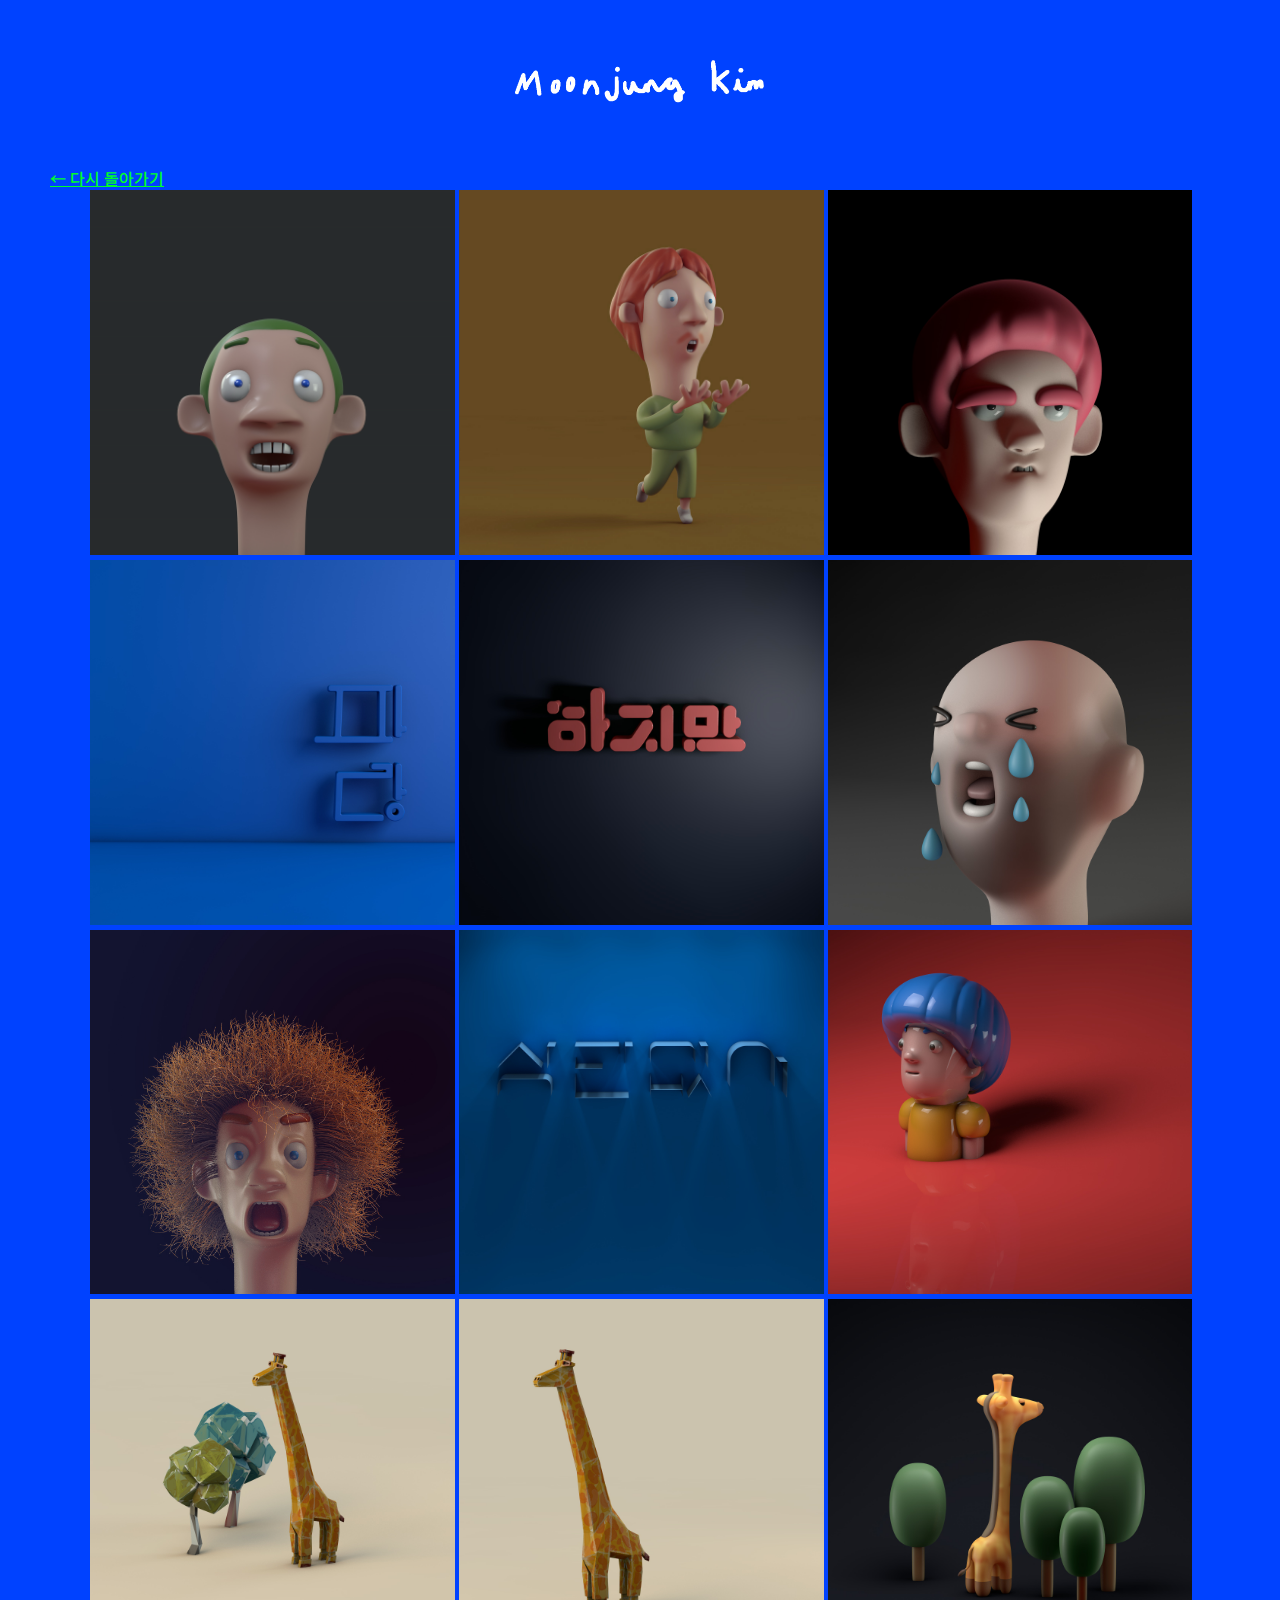
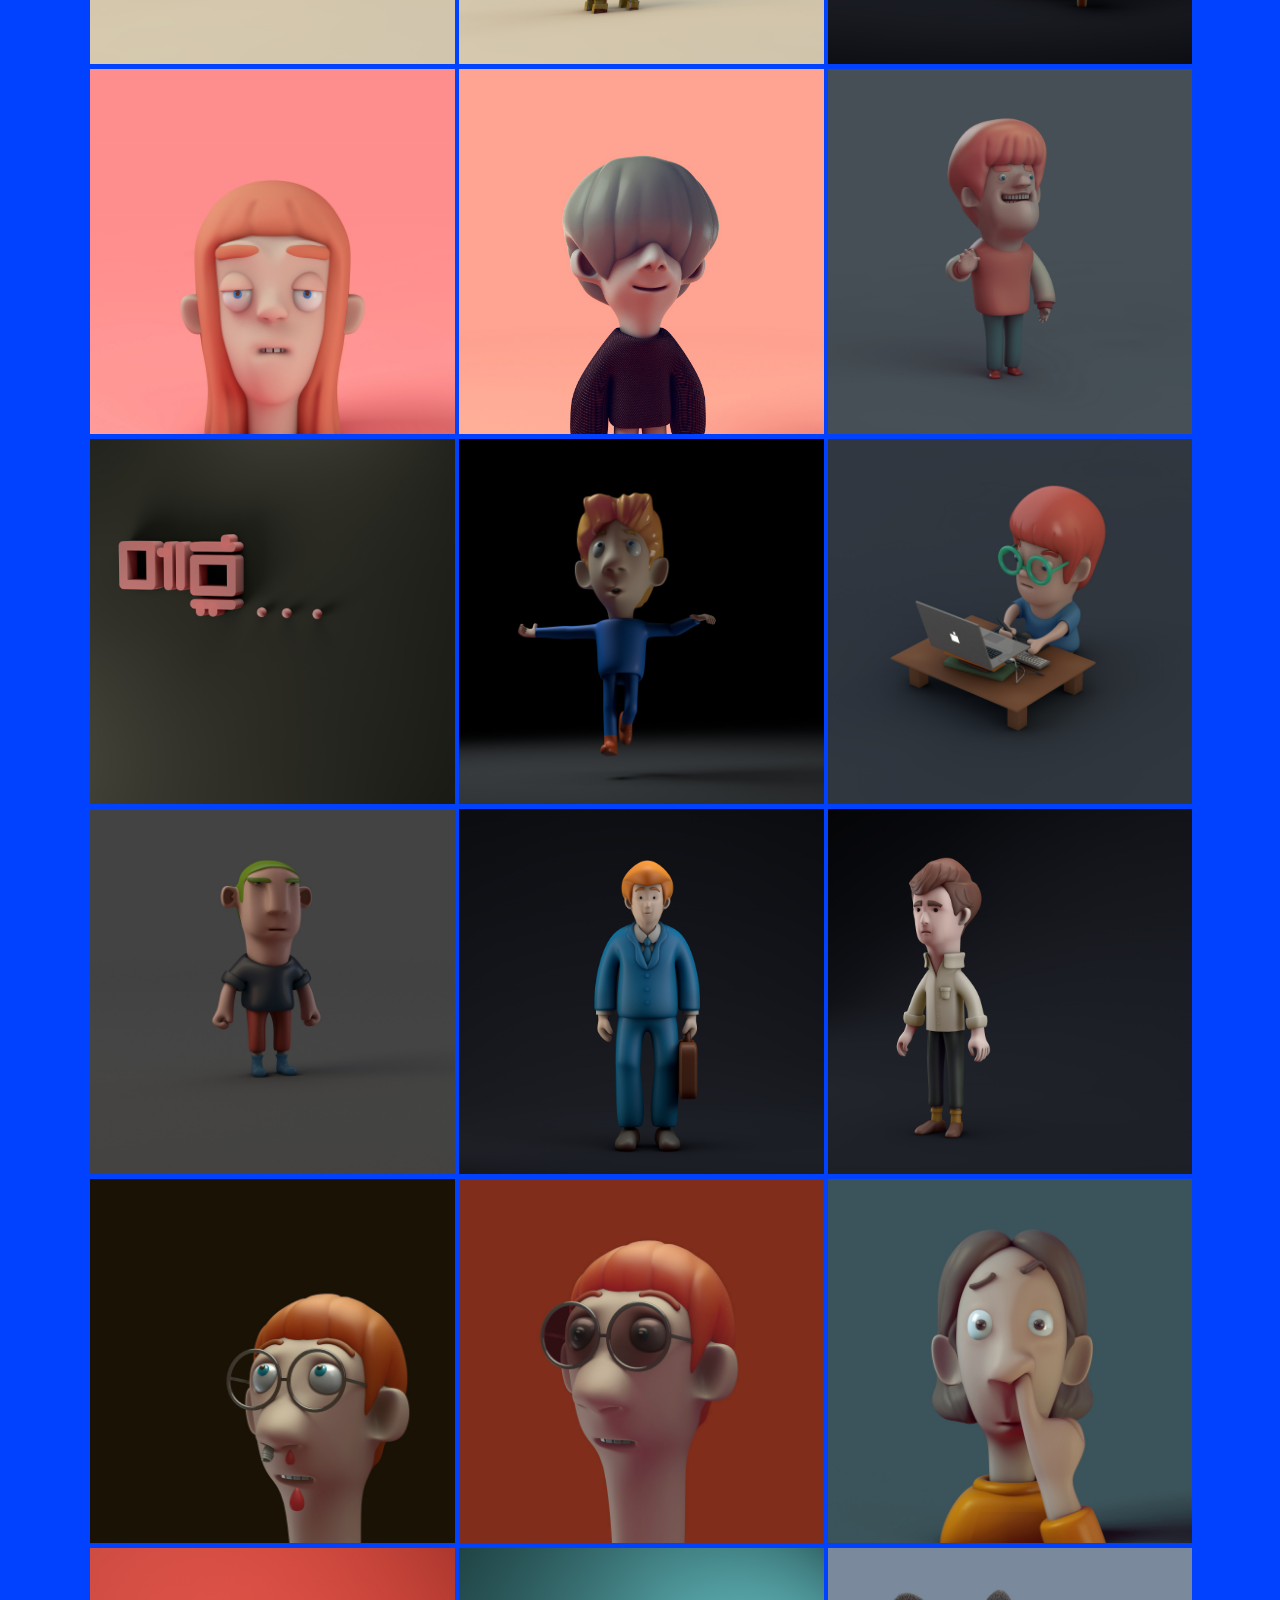
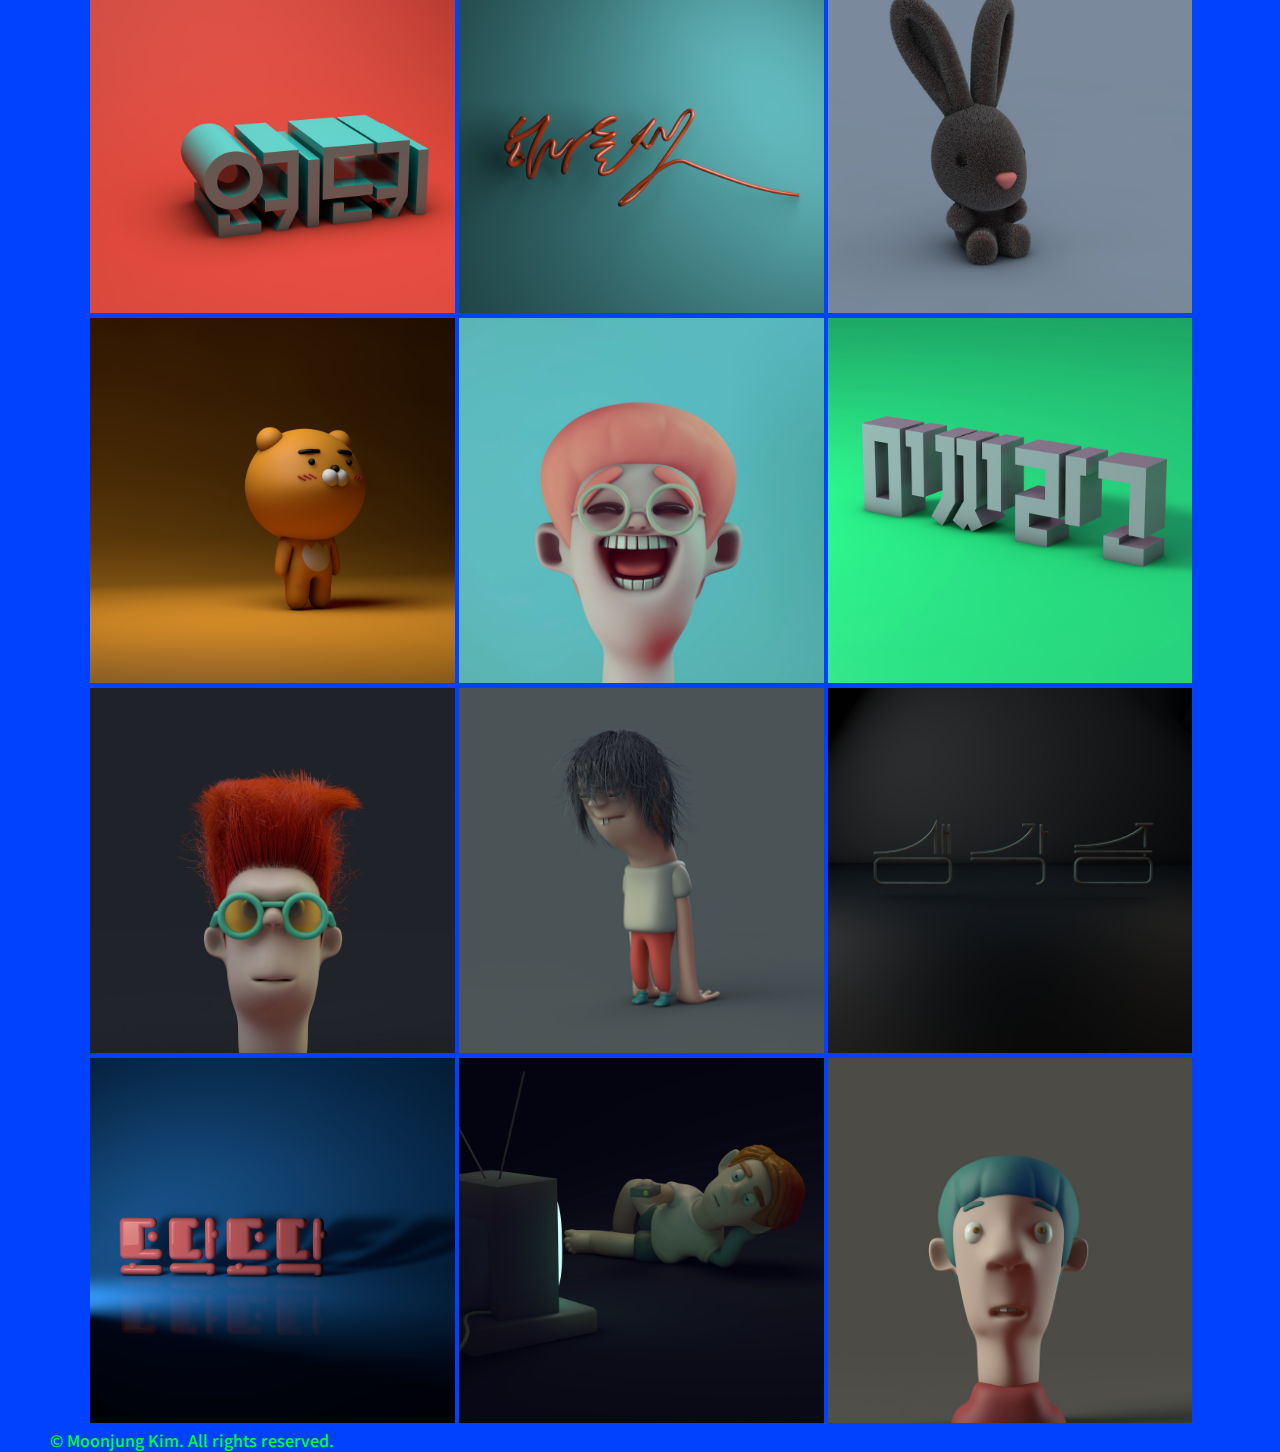
<file: 3d.html>
<!DOCTYPE html>
<html>
  <head>
    <meta charset="utf-8">
    <meta name="viewport" content="width=1200, user-scalable=no, target-densitydpi=device-dpi"/>
    <link rel="stylesheet" href="css/moonjungkimPortfolio_3d.css" type=text/css>
    <link href="https://fonts.googleapis.com/css?family=Noto+Sans+KR:300,400,500,700&amp;subset=korean" rel="stylesheet">
    <title>Moonjung Kim 3D page</title>
  </head>
  <body>
    <div class="wrapper">
        <h1 class="logo">김문정 포트폴리오</h1>
        <span><a href="moonjungkimPortfolio.html">&#8592; 다시 돌아가기</a></span>
        <ul>
                <li><img src="3d/20170218.jpg" alt="boy1"></li>
                
                 <li><img src="3d/20170301.jpg" alt="boy jumping1"></li>
                
                 <li><img src="3d/angry_2.jpg" alt="angry boy"></li>
                
                 <li><img src="3d/blue_12.jpg" alt="blue"></li>
                
                 <li><img src="3d/but_4.jpg" alt="but"></li>
                
                 <li><img src="3d/crybaby%5B1%5D.jpg" alt="crying man"></li>
                
                 <li><img src="3d/crybaby_1.jpg" alt="hairy man"></li>
                
                 <li><img src="3d/dontcare_5.jpg" alt="doesn't matter"></li>
                
                 <li><img src="3d/gal_2.jpg" alt="boy2"></li>
                
                 <li><img src="3d/giraffe%5B2%5D_3.jpg" alt="giraffe1"></li>
                
                 <li><img src="3d/giraffe%5B2%5D_4.jpg" alt="giraffe2"></li>
                
                 <li><img src="3d/giraffe_3.jpg" alt="giraffe3"></li>
                
                <li><img src="3d/girl_1.jpg" alt="pink girl"></li>
                
                <li><img src="3d/hairy_1g.jpg" alt="boy3"></li>
                
                <li><img src="3d/happyguy_3.jpg" alt="smile man"></li>
                
                <li><img src="3d/hugh_1.jpg" alt="sigh"></li>
                
                <li><img src="3d/jumping_1.jpg" alt="boy jumping2"></li>
                
                <li><img src="3d/kid_4.jpg" alt="working"></li>
                
                <li><img src="3d/Man%5B1%5D_1.jpg" alt="green hair man"></li>
                
                <li><img src="3d/model%5B1%5D_3.jpg" alt="suitcase man"></li>
                
                <li><img src="3d/model%5B3%5D_2.jpg" alt="man in shirt"></li>
                
                <li><img src="3d/mung_2g.jpg" alt="nose bleed"></li>
                
                <li><img src="3d/mung_3.jpg" alt="sunglass"></li>
                
                <li><img src="3d/nosepicking_1.jpg" alt="nose picking"></li>
                
                <li><img src="3d/okidoki_3%C2%A9_nologo.jpg" alt="okidoki"></li>
                
                <li><img src="3d/onetwothree_2.jpg" alt="one two three"></li>
                
                <li><img src="3d/rabbit_3_0002.jpg" alt="hairy rabbit"></li>
                
                <li><img src="3d/ryan_3_0003.jpg" alt="ryan"></li>
                
                <li><img src="3d/smile_1.jpg" alt="smily boy"></li>
                
                <li><img src="3d/sowhat_2%20%5Bweb%5D.jpg" alt="so what"></li>
                
                <li><img src="3d/sunglassguy_2.jpg" alt="red hair"></li>
                
                <li><img src="3d/teethguy_2s.jpg" alt="blue day"></li>
                
                <li><img src="3d/thinking_1.jpg" alt="thinking"></li>
                
                <li><img src="3d/todak_7.jpg" alt="todack"></li>
                
                <li><img src="3d/tvguy_3.jpg" alt="watching tv"></li>
                
                <li><img src="3d/Untitled%201.jpg" alt="blue hair"></li> 
        </ul>
        <span>&copy; Moonjung Kim. All rights reserved.</span>
    </div>
  </body>
    
</html>
</file>
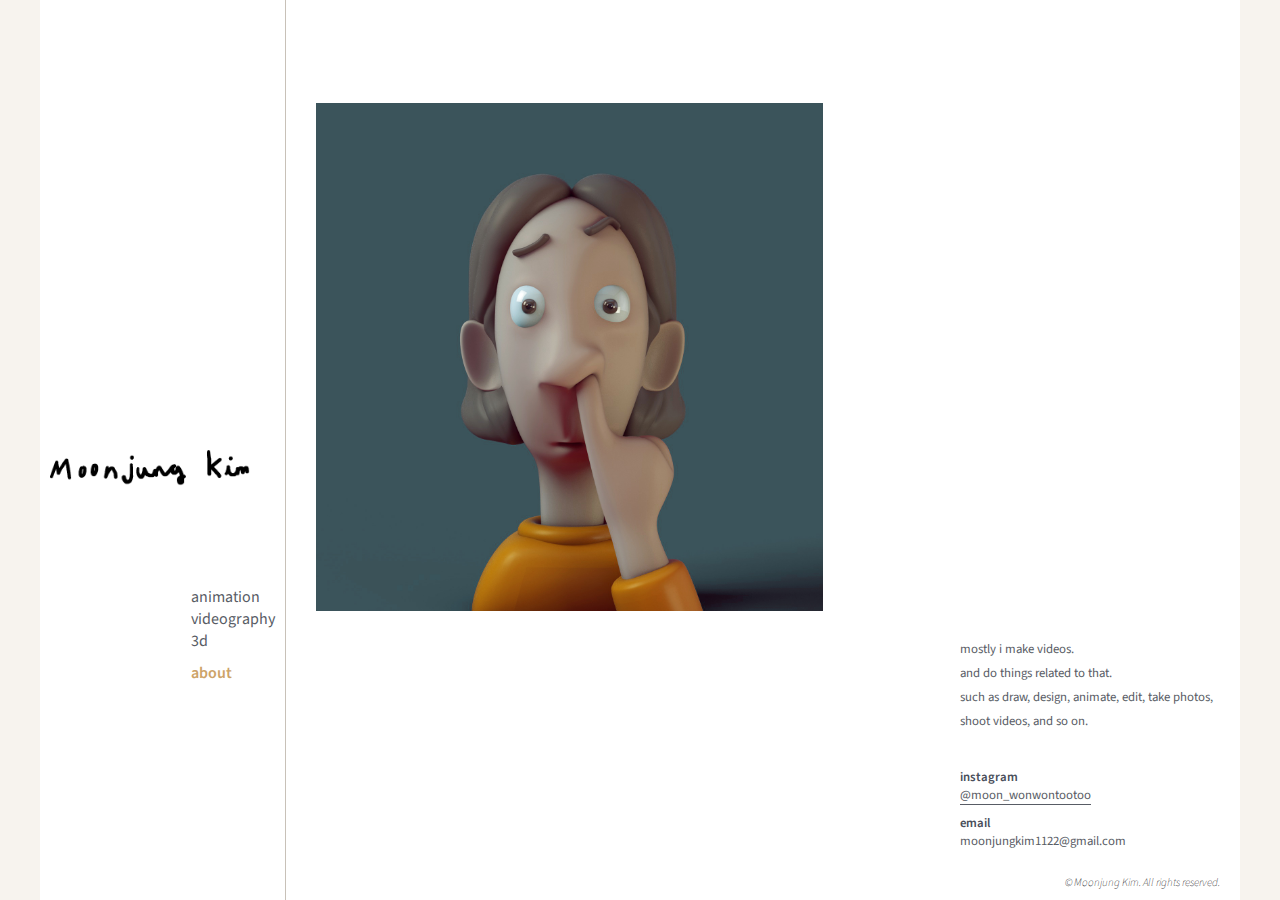
<file: index0.html>
<!DOCTYPE html>
<html>
    <head>
        <meta charset="utf-8">
        <meta name="viewport" content="width=device-width">
        <link rel="stylesheet" href="css/moon_main_style.css" type=text/css>
        <link href="https://fonts.googleapis.com/css?family=Source+Sans+Pro:200i,300,400,600" rel="stylesheet">
        <title>Moonjung Kim</title>
    </head>
    <body>
        <div class="wrapper">
        <header>
                <h1 class="logo">Moonjung Kim</h1>
                <nav>
                    <h2>Navigation</h2>
                    <ul>
                        <li><a href="moon_animation.html">animation</a></li>
                        <li><a href="moon_vid.html">videography</a></li>
                        <li><a href="moon_3d.html">3d</a></li>
                        <li class="currentpage" id="about"><a href="index.html">about</a></li>
                    </ul>
                </nav>
        </header>
        <main>
            <div class="item">
                <img src="3d/nosepicking_1.jpg">
            </div>
            
            <div class="infos">
                
                <div class="blahblah">
                <p>mostly i make videos.</p>
                <p>and do things related to that.</p>
                <p>such as draw, design, animate, edit, take photos, shoot videos, and so on.</p>
                </div>
                
                <div class="info">
                    <h3>instagram</h3>
                    <p><a href="https://www.instagram.com/moon_wonwontootoo/" target="_blank">@moon_wonwontootoo</a></p>
                </div>
                
                <div class="info">
                    <h3>email</h3>
                    <p>moonjungkim1122@gmail.com</p>
                </div>
                
                <div id="copyright">&copy; Moonjung Kim. All rights reserved.</div>
                
            </div>
        </main>
        </div>
    </body>
</html>
</file>
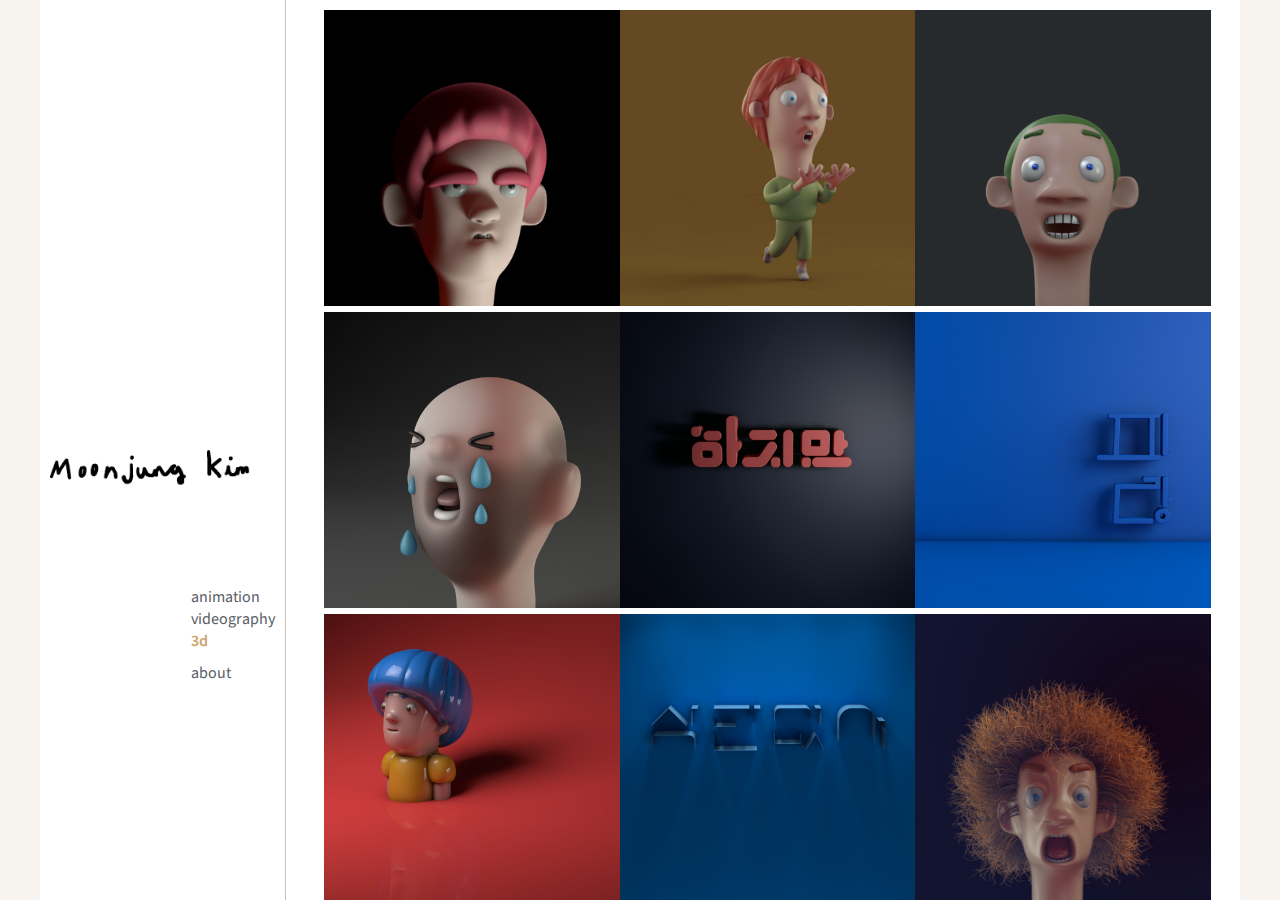
<file: moon_3d.html>
<!DOCTYPE html>
<html>
    <head>
        <meta charset="utf-8">
        <meta name="viewport" content="width=device-width">
        <link rel="stylesheet" href="css/moon_3d_style.css" type=text/css>
        <link href="https://fonts.googleapis.com/css?family=Source+Sans+Pro:200i,300,400,600" rel="stylesheet">
        <title>Moonjung Kim</title>
    </head>
    <body>
        <div class="wrapper">
        <header>
                <h1 class="logo">Moonjung Kim</h1>
                <nav>
                    <h2>Navigation</h2>
                    <ul>
                        <li><a href="moon_animation.html">animation</a></li>
                        <li><a href="moon_vid.html">videography</a></li>
                        <li class="currentpage" ><a href="moon_3d.html">3d</a></li>
                        <li id="about"><a href="moon_main.html">about</a></li>
                    </ul>
                </nav>
        </header>
        <main>
            <ul>
                <li class="item_3d">
                    <img src="3d/20170218.jpg" alt="boy1">
                </li>
                
                 <li class="item_3d">
                    <img src="3d/20170301.jpg" alt="boy jumping1">
                </li>
                
                 <li class="item_3d">
                    <img src="3d/angry_2.jpg" alt="angry boy">
                </li>
                
                 <li class="item_3d">
                    <img src="3d/blue_12.jpg" alt="blue">
                </li>
                
                 <li class="item_3d">
                    <img src="3d/but_4.jpg" alt="but">
                </li>
                
                 <li class="item_3d">
                    <img src="3d/crybaby%5B1%5D.jpg" alt="crying man">
                </li>
                
                 <li class="item_3d">
                    <img src="3d/crybaby_1.jpg" alt="hairy man">
                </li>
                
                 <li class="item_3d">
                    <img src="3d/dontcare_5.jpg" alt="doesn't matter">
                </li>
                
                 <li class="item_3d">
                    <img src="3d/gal_2.jpg" alt="boy2">
                </li>
                
                 <li class="item_3d">
                    <img src="3d/giraffe%5B2%5D_3.jpg" alt="giraffe1">
                </li>
                
                 <li class="item_3d">
                    <img src="3d/giraffe%5B2%5D_4.jpg" alt="giraffe2">
                 </li>
                
                 <li class="item_3d">
                    <img src="3d/giraffe_3.jpg" alt="giraffe3">
                 </li>
                
                <li class="item_3d">
                    <img src="3d/girl_1.jpg" alt="pink girl">
                 </li>
                
                <li class="item_3d">
                    <img src="3d/hairy_1g.jpg" alt="boy3">
                 </li>
                
                <li class="item_3d">
                    <img src="3d/happyguy_3.jpg" alt="smile man">
                 </li>
                
                <li class="item_3d">
                    <img src="3d/hugh_1.jpg" alt="sigh">
                 </li>
                
                <li class="item_3d">
                    <img src="3d/jumping_1.jpg" alt="boy jumping2">
                 </li>
                
                <li class="item_3d">
                    <img src="3d/kid_4.jpg" alt="working">
                 </li>
                
                <li class="item_3d">
                    <img src="3d/Man%5B1%5D_1.jpg" alt="green hair man">
                 </li>
                
                <li class="item_3d">
                    <img src="3d/model%5B1%5D_3.jpg" alt="suitcase man">
                 </li>
                
                <li class="item_3d">
                    <img src="3d/model%5B3%5D_2.jpg" alt="man in shirt">
                 </li>
                
                <li class="item_3d">
                    <img src="3d/mung_2g.jpg" alt="nose bleed">
                 </li>
                
                <li class="item_3d">
                    <img src="3d/mung_3.jpg" alt="sunglass">
                 </li>
                
                <li class="item_3d">
                    <img src="3d/nosepicking_1.jpg" alt="nose picking">
                 </li>
                
                <li class="item_3d">
                    <img src="3d/okidoki_3%C2%A9_nologo.jpg" alt="okidoki">
                 </li>
                
                <li class="item_3d">
                    <img src="3d/onetwothree_2.jpg" alt="one two three">
                 </li>
                
                <li class="item_3d">
                    <img src="3d/rabbit_3_0002.jpg" alt="hairy rabbit">
                 </li>
                
                <li class="item_3d">
                    <img src="3d/ryan_3_0003.jpg" alt="ryan">
                 </li>
                
                <li class="item_3d">
                    <img src="3d/smile_1.jpg" alt="smily boy">
                 </li>
                
                <li class="item_3d">
                    <img src="3d/sowhat_2%20%5Bweb%5D.jpg" alt="so what">
                 </li>
                
                <li class="item_3d">
                    <img src="3d/sunglassguy_2.jpg" alt="red hair">
                 </li>
                
                <li class="item_3d">
                    <img src="3d/teethguy_2s.jpg" alt="blue day">
                 </li>
                
                <li class="item_3d">
                    <img src="3d/thinking_1.jpg" alt="thinking">
                 </li>
                
                <li class="item_3d">
                    <img src="3d/todak_7.jpg" alt="todack">
                 </li>
                
                <li class="item_3d">
                    <img src="3d/tvguy_3.jpg" alt="watching tv">
                 </li>
                
                <li class="item_3d">
                    <img src="3d/Untitled%201.jpg" alt="blue hair">
                 </li>
                
            </ul>
            
        </main>    
        </div>
    </body>
</html>
</file>
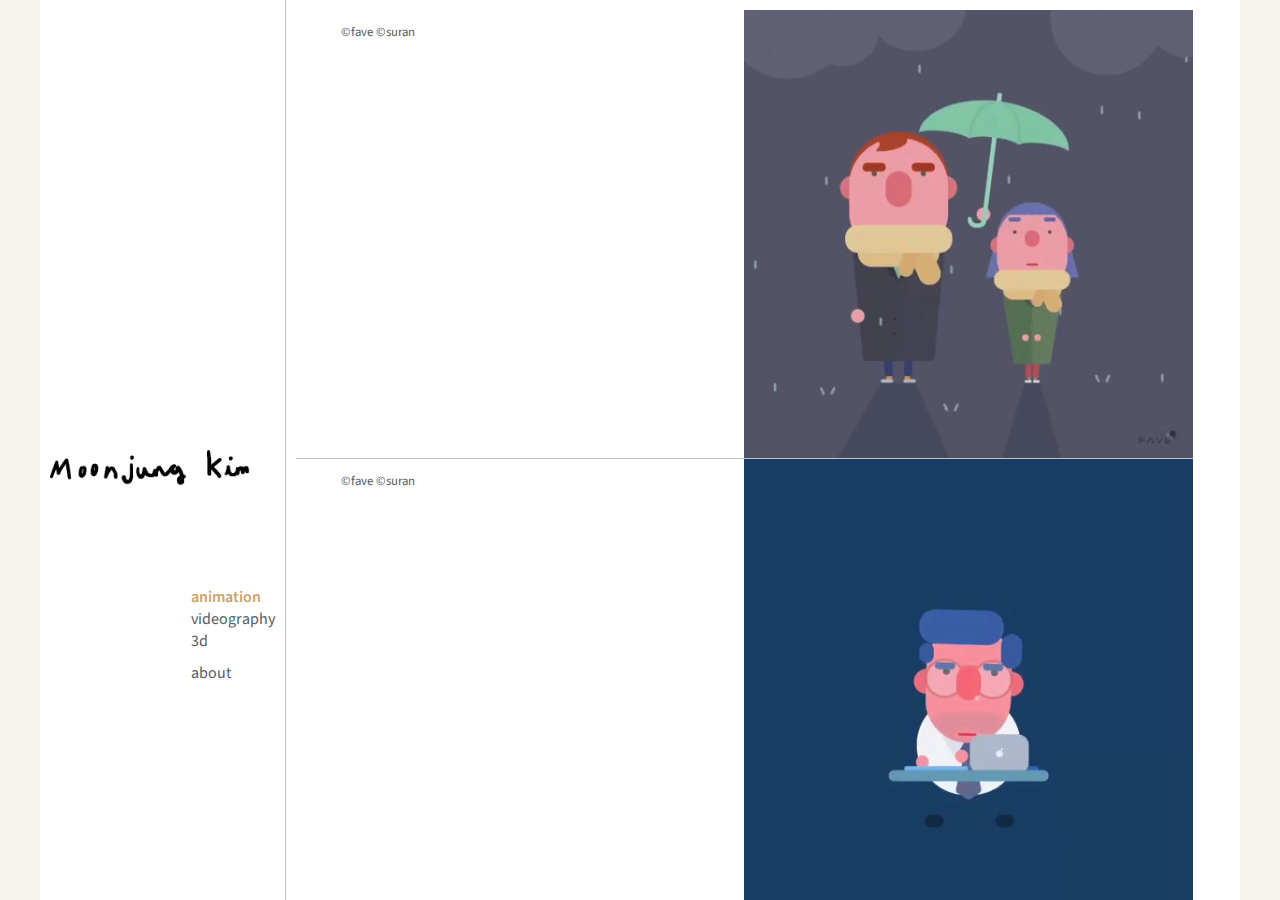
<file: moon_animation.html>
<!DOCTYPE html>
<html>
    <head>
        <meta charset="utf-8">
        <meta name="viewport" content="width=device-width">
        <link rel="stylesheet" href="css/moon_ani_style.css" type=text/css>
        <link href="https://fonts.googleapis.com/css?family=Source+Sans+Pro:200i,300,400,600" rel="stylesheet">
        <title>Moonjung Kim</title>
    </head>
    <body>
        <div class="wrapper">
        <header>
                <h1 class="logo">Moonjung Kim</h1>
                <nav>
                    <h2>Navigation</h2>
                    <ul>
                        <li class="currentpage"><a href="moon_animation.html">animation</a></li>
                        <li><a href="moon_vid.html">videography</a></li>
                        <li><a href="moon_3d.html">3d</a></li>
                        <li id="about"><a href="moon_main.html">about</a></li>
                    </ul>
                </nav>
        </header>
        <main>
            <ul>
                <li class="item">
                    <img src="gif/rain.gif">
                    <div class="info">
                        <h3></h3>
                        <P>&copy;fave &copy;suran</P>
                    </div>
                </li>
                
                <li class="item">
                    <img src="gif/fallsleep.gif">
                    <div class="info">
                        <h3></h3>
                        <P>&copy;fave &copy;suran</P>
                    </div>
                </li>
                
                <li class="item">
                    <img src="gif/santa.gif">
                    <div class="info">
                        <h3></h3>
                        <P>&copy;fave &copy;suran</P>
                    </div>
                </li>
                
                <li class="item">
                    <img src="gif/suran_logo.gif">
                    <div class="info">
                        <h3>Suran logo animation</h3>
                        <P>&copy;fave &copy;suran</P>
                    </div>
                </li>
                
                <li class="item">
                    <iframe src="https://player.vimeo.com/video/92797097" width="640" height="360" frameborder="0" webkitallowfullscreen mozallowfullscreen allowfullscreen></iframe>          
                    <div class="info">
                        <h3>Brief History of Pixar</h3>
                        <P></P>
                    </div>
                </li>
                
                <li class="item">
                    <iframe src="https://player.vimeo.com/video/93108525" width="640" height="360" frameborder="0" webkitallowfullscreen mozallowfullscreen allowfullscreen></iframe>
                    <div class="info">
                        <h3>Smartphone Effects</h3>
                        <P></P>
                    </div>
                </li>
                
                <li class="item">
                    <iframe src="https://player.vimeo.com/video/92797096" width="640" height="360" frameborder="0" webkitallowfullscreen mozallowfullscreen allowfullscreen></iframe>                   
                    <div class="info">
                        <h3>Book trailer- Damn Good Advice</h3>
                        <P></P>
                    </div>
                </li>
                <li class="item">
                    <iframe src="https://player.vimeo.com/video/92936085" width="640" height="360" frameborder="0" webkitallowfullscreen mozallowfullscreen allowfullscreen></iframe>
                    <div class="info">
                        <h3>My Creative Process</h3>
                        <P></P>
                    </div>
                </li>
                
                <li class="item">
                    <iframe src="https://player.vimeo.com/video/93801906" width="640" height="360" frameborder="0" webkitallowfullscreen mozallowfullscreen allowfullscreen></iframe>
                    <div class="info">
                        <h3>My Creative Process</h3>
                        <P></P>
                    </div>
                </li>
                
            </ul>
            
        </main>    
        </div>
    </body>
</html>
</file>
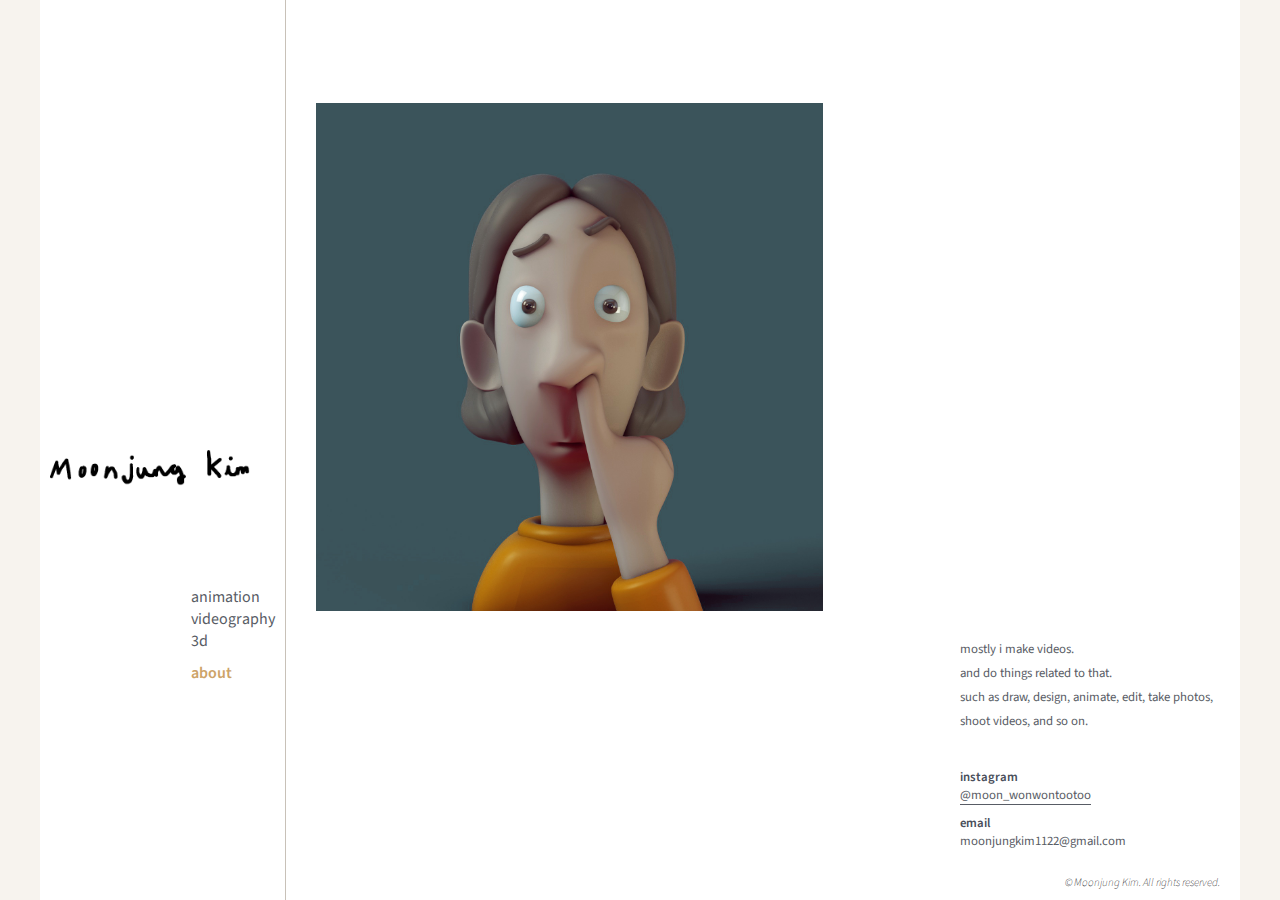
<file: moon_main.html>
<!DOCTYPE html>
<html>
    <head>
        <meta charset="utf-8">
        <meta name="viewport" content="width=device-width">
        <link rel="stylesheet" href="css/moon_main_style.css" type=text/css>
        <link href="https://fonts.googleapis.com/css?family=Source+Sans+Pro:200i,300,400,600" rel="stylesheet">
        <title>Moonjung Kim</title>
    </head>
    <body>
        <div class="wrapper">
        <header>
                <h1 class="logo">Moonjung Kim</h1>
                <nav>
                    <h2>Navigation</h2>
                    <ul>
                        <li><a href="moon_animation.html">animation</a></li>
                        <li><a href="moon_vid.html">videography</a></li>
                        <li><a href="moon_3d.html">3d</a></li>
                        <li class="currentpage" id="about"><a href="moon_main.html">about</a></li>
                    </ul>
                </nav>
        </header>
        <main>
            <div class="item">
                <img src="3d/nosepicking_1.jpg">
            </div>
            
            <div class="infos">
                
                <div class="blahblah">
                <p>mostly i make videos.</p>
                <p>and do things related to that.</p>
                <p>such as draw, design, animate, edit, take photos, shoot videos, and so on.</p>
                </div>
                
                <div class="info">
                    <h3>instagram</h3>
                    <p><a href="https://www.instagram.com/moon_wonwontootoo/" target="_blank">@moon_wonwontootoo</a></p>
                </div>
                
                <div class="info">
                    <h3>email</h3>
                    <p>moonjungkim1122@gmail.com</p>
                </div>
                
                <div id="copyright">&copy; Moonjung Kim. All rights reserved.</div>
                
            </div>
        </main>
        </div>
    </body>
</html>
</file>
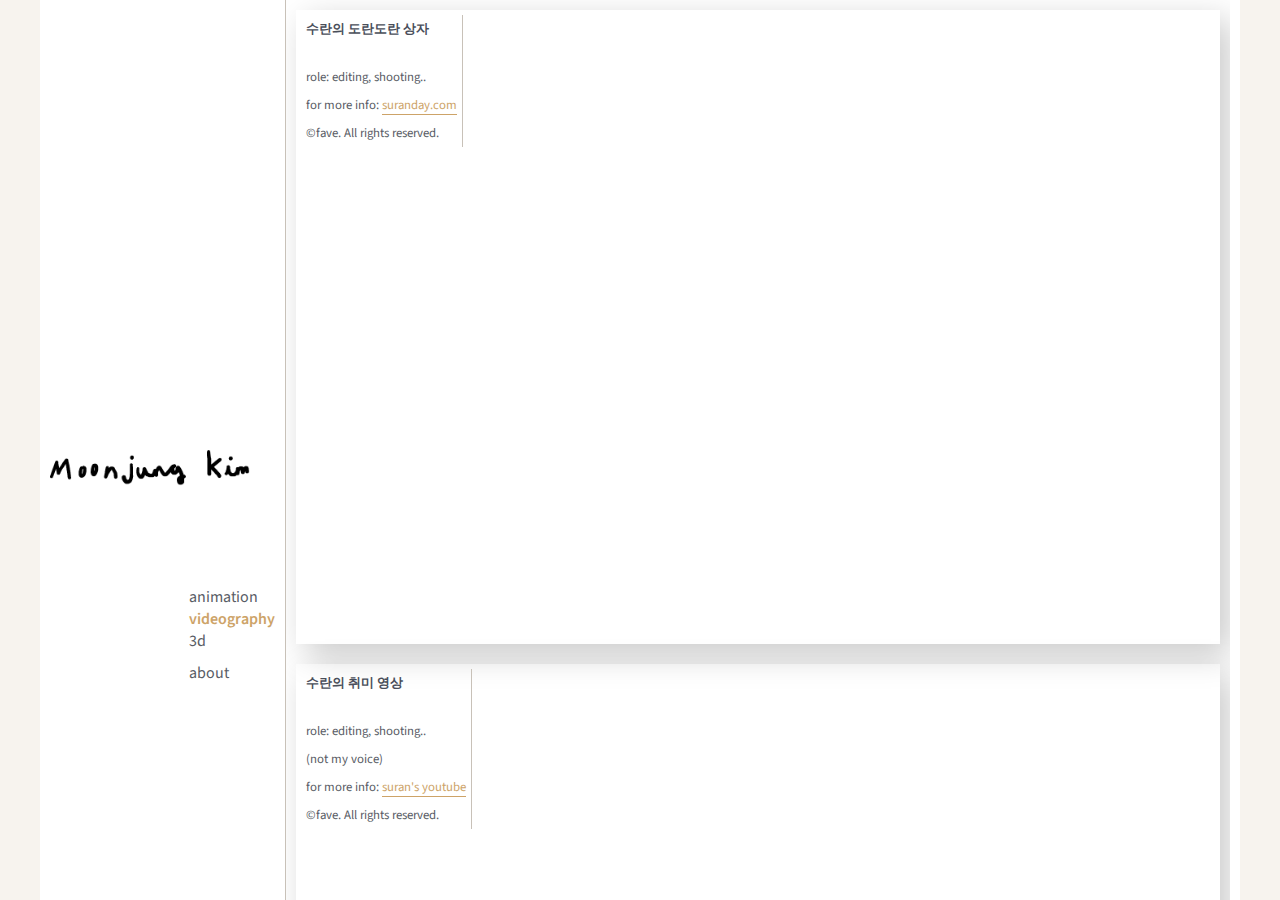
<file: moon_vid.html>
<!DOCTYPE html>
<html>
    <head>
        <meta charset="utf-8">
        <meta name="viewport" content="width=device-width">
        <link rel="stylesheet" href="css/moon_vid_style.css" type=text/css>
        <link href="https://fonts.googleapis.com/css?family=Source+Sans+Pro:200i,300,400,600" rel="stylesheet">
        <title>Moonjung Kim</title>
    </head>
    <body>
        <div class="wrapper">
        <header>
                <h1 class="logo">Moonjung Kim</h1>
                <nav>
                    <h2>Navigation</h2>
                    <ul>
                        <li><a href="moon_animation.html">animation</a></li>
                        <li class="currentpage"><a href="moon_vid.html">videography</a></li>
                        <li><a href="moon_3d.html">3d</a></li>
                        <li id="about"><a href="moon_main.html">about</a></li>
                    </ul>
                </nav>
        </header>
        <main>
            <div class="box" id="suran_box">
                <div class="info">
                    <h3>수란의 도란도란 상자</h3>
                    <p>role: editing, shooting..</p>
                    <p>for more info: <a href="https://smartstore.naver.com/faveland">suranday.com</a></p>
                    <p>&copy;fave. All rights reserved.</p>
                </div>
                <div class="lists">
                <ul>
                    <li class="item">
                        <iframe  src="https://www.youtube.com/embed/kEoi5FIpir4?start=1" frameborder="0" allow="accelerometer; autoplay; encrypted-media; gyroscope; picture-in-picture" allowfullscreen></iframe>
                    </li>

                    <li class="item">
                        <iframe  src="https://www.youtube.com/embed/hMaEn7xMvao" frameborder="0" allow="accelerometer; encrypted-media; gyroscope; picture-in-picture" allowfullscreen></iframe>                   
                    </li>

                    <li class="item">
                        <iframe  src="https://www.youtube.com/embed/FgbMl58JueQ" frameborder="0" allow="accelerometer; encrypted-media; gyroscope; picture-in-picture" allowfullscreen></iframe>
                    </li>

                    <li class="item">
                        <iframe  src="https://www.youtube.com/embed/iq7DWFaVjHE" frameborder="0" allow="accelerometer; encrypted-media; gyroscope; picture-in-picture" allowfullscreen></iframe>
                    </li>

                    <li class="item">
                        <iframe  src="https://www.youtube.com/embed/4XGGhZRD1OU" frameborder="0" allow="accelerometer; encrypted-media; gyroscope; picture-in-picture" allowfullscreen></iframe>                   
                    </li>

                    <li class="item">
                        <iframe  src="https://www.youtube.com/embed/fet9Et1mdvo" frameborder="0" allow="accelerometer; encrypted-media; gyroscope; picture-in-picture" allowfullscreen></iframe>                   
                    </li>

                    <li class="item">
                        <iframe  src="https://www.youtube.com/embed/Te7N0MS3kMA" frameborder="0" allow="accelerometer; encrypted-media; gyroscope; picture-in-picture" allowfullscreen></iframe>                   
                    </li>

                    <li class="item">
                        <iframe  src="https://www.youtube.com/embed/ysEu0F3xGpQ" frameborder="0" allow="accelerometer; encrypted-media; gyroscope; picture-in-picture" allowfullscreen></iframe>                 
                    </li>

                     <li class="item">
                        <iframe  src="https://www.youtube.com/embed/0SRiGBilJM4" frameborder="0" allow="accelerometer; encrypted-media; gyroscope; picture-in-picture" allowfullscreen></iframe>
                    </li>

                    <li class="item">
                        <iframe  src="https://www.youtube.com/embed/idlN_-y_3nM" frameborder="0" allow="accelerometer; encrypted-media; gyroscope; picture-in-picture" allowfullscreen></iframe>
                    </li>

                    <li class="item">
                        <iframe  src="https://www.youtube.com/embed/ETxG_bfLgUI" frameborder="0" allow="accelerometer; encrypted-media; gyroscope; picture-in-picture" allowfullscreen></iframe>
                    </li>                
                </ul>
                </div>
            </div>
            
            <div class="box" id="suran_make">
                <div class="info">
                    <h3>수란의 취미 영상</h3>
                    <p>role: editing, shooting..</p>
                    <p>(not my voice)</p>
                    <p>for more info: <a href="https://www.youtube.com/channel/UC8rE_5IxRTl6rcejL5dZ6mA/videos">suran's youtube</a></p>
                    <p>&copy;fave. All rights reserved.</p>
                </div>
                <div class="lists">
                    <ul>
                      <li class="item">
                        <iframe  src="https://www.youtube.com/embed/jjB25sbcdKw" frameborder="0" allow="accelerometer; encrypted-media; gyroscope; picture-in-picture" allowfullscreen></iframe>                   
                      </li>

                      <li class="item">
                        <iframe  src="https://www.youtube.com/embed/DxKSxkmlbi8" frameborder="0" allow="accelerometer; encrypted-media; gyroscope; picture-in-picture" allowfullscreen></iframe>                   
                      </li>

                      <li class="item">
                        <iframe  src="https://www.youtube.com/embed/FzsSeYPi9hY" frameborder="0" allow="accelerometer; encrypted-media; gyroscope; picture-in-picture" allowfullscreen></iframe>                  
                      </li>

                      <li class="item">
                        <iframe  src="https://www.youtube.com/embed/XuFb9iLhRO0" frameborder="0" allow="accelerometer; encrypted-media; gyroscope; picture-in-picture" allowfullscreen></iframe>                  
                      </li>

                      <li class="item">
                        <iframe  src="https://www.youtube.com/embed/P_dQS6j4Axs" frameborder="0" allow="accelerometer; encrypted-media; gyroscope; picture-in-picture" allowfullscreen></iframe>                  
                      </li>

                      <li class="item">
                        <iframe  src="https://www.youtube.com/embed/28-2c7Vi72U" frameborder="0" allow="accelerometer; encrypted-media; gyroscope; picture-in-picture" allowfullscreen></iframe>                  
                      </li>

                      <li class="item">
                        <iframe  src="https://www.youtube.com/embed/b4DtGbb63ow" frameborder="0" allow="accelerometer; encrypted-media; gyroscope; picture-in-picture" allowfullscreen></iframe>                  
                      </li>

                      <li class="item">
                        <iframe  src="https://www.youtube.com/embed/CofSORnx05c" frameborder="0" allow="accelerometer; encrypted-media; gyroscope; picture-in-picture" allowfullscreen></iframe>                  
                      </li>
                    </ul>
                </div>
            </div>
                
                
            <div class="box" id="kana">
                <div class="info">
                    <h3>KANA's TALK TALK TALK series</h3>
                    <p>role: design, editing, shooting..</p>
                    <p>for more info: <a href="http://www.nykana.org/">www.nykana.org</a></p>
                </div>
                <div class="lists">
                    <ul>
                        <li>
                            <iframe src="https://player.vimeo.com/video/131321603" frameborder="0" webkitallowfullscreen mozallowfullscreen allowfullscreen></iframe>
                        </li>

                         <li>
                            <iframe src="https://player.vimeo.com/video/129337897" frameborder="0" webkitallowfullscreen mozallowfullscreen allowfullscreen></iframe>
                        </li>

                        <li>
                            <iframe src="https://player.vimeo.com/video/123549604" frameborder="0" webkitallowfullscreen mozallowfullscreen allowfullscreen></iframe>
                        </li>

                        <li>
                            <iframe src="https://player.vimeo.com/video/113187649" frameborder="0" webkitallowfullscreen mozallowfullscreen allowfullscreen></iframe>
                        </li>

                    </ul>
                </div>
            </div>   
        </main>    
        </div>
    </body>
</html>
</file>
<file: css/moonjungkimPortfolio_3d.css>
body {
    margin: 0;
    font-family: 'Noto Sans KR', sans-serif;
    box-sizing: border-box;
    background: #0042FF;
    color: #ffffff;
    /*color: #201E10;*/
}

.wrapper {
    width: 100%;
    max-width: 1180px;
    padding: 0 10px;
    margin: 0 auto;
    
}
.logo {
    background-image: url(/gif/logo0.gif);
    background-size: 250px;
    background-repeat: no-repeat;
    width: 250px;
    text-indent: -10000px;
    margin: 60px auto;
    filter: invert(100%);
}

ul {
    margin: 0;
    padding: 0 auto;
}

li{
    list-style: none;
    display: contents;
}

img {
    width: 32%;
}
a, span {
    color: #00FF2A;
    font-weight: 500;
}
</file>
<file: css/moon_main_style.css>
body {
    font-family: 'Source Sans Pro', sans-serif;
    box-sizing: border-box;
    margin: 0;
    background: #F7F3EE;
}

.wrapper {
    background: white;
    height: 100vh;
    max-width: 1180px;
    padding: 0 10px;
    margin: auto;
    display: grid;
    grid-template-columns: repeat(5, 1fr);
    grid-template-rows: repeat(3,1fr);
}

.logo {
    background-image: url(/gif/logo0.gif);
    background-size: 200px;
    background-repeat: no-repeat;
    width: 200px;
    text-indent: -10000px;
    margin: 0;
    position: relative;
    top: 50%;
}

header {
    border-right: 1px solid #C8C1B8;
    padding-right: 10px;
    grid-column: 1/2;
    grid-row: 1/4;
}
header nav h2{
    text-indent: -10000px;
    height: 0;
    margin: 0;
}

header nav {
    position: relative;
    float: right;
    top: 60%;
    
}
header nav ul {
    padding: 0;
    margin: 0;
}

header nav li {
    list-style: none;
    
}

#about {
    margin-top: 10px;
}

header nav li a {
    text-decoration: none;
    color: #585C65;
}

.currentpage a{
    color: #CDA368;
    font-weight: 600;
}

main {
    grid-column: 2/6;
    grid-row: 1/4;
    display: grid;
    grid-template-columns: repeat(3,1fr);
    grid-template-rows: repeat(3,1fr);
}

.item {
    grid-column: 1/4;
    grid-row: 1/4;
    align-self: center;
    margin-left: 30px;
    position: relative;
    top: -10%;
}

.item img{
    position: relative;
    width: 80%;
   / width: 500px;
}

.infos {
    grid-column: 5/6;
    grid-row: 3/4;
    align-self: end;
    width: 260px;
    margin: 10px;
}

.blahblah {
    line-height: 1.5em;
    margin-bottom: 35px;
}

h3, p {
    margin: 0;
}

h3{
    font-weight: 600;
    font-size: .8em;
    color: #494E5A;
}

p{
    font-weight: 400;
    font-size: .8em;
    color: #585C65;
}
p a {
    text-decoration: none;
    border-bottom: 1px solid;
    color:#585C65;
}
.info {
    margin-bottom: 10px;
}

#copyright {
    margin-top: 25px;
    font-weight: 200;
    font-style: italic;
    font-size:.7em;
    text-align: end;
}
</file>
<file: css/moon_3d_style.css>
body {
    font-family: 'Source Sans Pro', sans-serif;
    box-sizing: border-box;
    margin: 0;
    background: #F7F3EE;
}

.wrapper {
    background: white;
    height: 100vh;
    max-width: 1180px;
    padding: 0 10px;
    margin: auto;
    display: grid;
    grid-template-columns: repeat(5, 1fr);
    grid-template-rows: repeat(3,1fr);
}

.logo {
    background-image: url(/gif/logo0.gif);
    background-size: 200px;
    background-repeat: no-repeat;
    width: 200px;
    text-indent: -10000px;
    margin: 0;
    position: relative;
    top: 50%;
}

header {
    border-right: 1px solid #C8C1B8;
    padding-right: 10px;
    grid-column: 1/2;
    grid-row: 1/4;
}
header nav h2{
    text-indent: -10000px;
    height: 0;
    margin: 0;
}

header nav {
    position: relative;
    float: right;
    top: 60%;
    
}
header nav ul {
    padding: 0;
    margin: 0;
}

header nav li {
    list-style: none;
    
}

#about {
    margin-top: 10px;
}

header nav li a {
    text-decoration: none;
    color: #585C65;
}

.currentpage a{
    color: #CDA368;
    font-weight: 600;
}

main {
    grid-column: 2/6;
    grid-row: 1/4;
    width: 95%;
    padding: 10px 0 5px 10px;
    margin: 0 auto;
    overflow-y: scroll;
}

main ul {
    height: 100%;
    padding:0;
    margin: 0;
}

.item_3d {
    float: right;
    list-style: none;
    width: 33%;
    margin: 0;
    padding: 0;
}

.item_3d img {
    width: 100%;
}
</file>
<file: css/moon_ani_style.css>
body {
    font-family: 'Source Sans Pro', sans-serif;
    box-sizing: border-box;
    margin: 0;
    background: #F7F3EE;
}

.wrapper {
    background: white;
    height: 100vh;
    max-width: 1180px;
    padding: 0 10px;
    margin: auto;
    display: grid;
    grid-template-columns: repeat(5, 1fr);
    grid-template-rows: repeat(3,1fr);
}

.logo {
    background-image: url(/gif/logo0.gif);
    background-size: 200px;
    background-repeat: no-repeat;
    width: 200px;
    text-indent: -10000px;
    margin: 0;
    position: relative;
    top: 50%;
}

header {
    border-right: 1px solid #C8C1B8;
    padding-right: 10px;
    grid-column: 1/2;
    grid-row: 1/4;
}
header nav h2{
    text-indent: -10000px;
    height: 0;
    margin: 0;
}

header nav {
    position: relative;
    float: right;
    top: 60%;
    
}
header nav ul {
    padding: 0;
    margin: 0;
}

header nav li {
    list-style: none;
    
}

#about {
    margin-top: 10px;
}

header nav li a {
    text-decoration: none;
    color: #585C65;
}

.currentpage a{
    color: #CDA368;
    font-weight: 600;
}

main {
    grid-column: 2/6;
    grid-row: 1/4;
    width: 100%;
    padding: 10px 0 5px 10px;
    margin: 0 auto;
    overflow-y: scroll;
}

main ul {
    padding:0;
    margin: 0;
    list-style: none;
}

main ul li  {
    float: left;
    width: 95%;
    border-bottom: 1px solid #C8C1B8;
}

main ul .info {
    float: left;
    margin: 0 0 0 5%;

}

main img {
    width: 50%;
    float: right;
}

main iframe {
    width: 50%;
    float: right;
}

h3{
    font-weight: 600;
    font-size: .8em;
    color: #494E5A;
}

p{
    font-weight: 400;
    font-size: .8em;
    color: #585C65;
}
</file>
<file: css/moon_vid_style.css>
body {
    font-family: 'Source Sans Pro', sans-serif;
    box-sizing: border-box;
    margin: 0;
    background: #F7F3EE;
}

.wrapper {
    background: white;
    height: 100vh;
    max-width: 1180px;
    padding: 0 10px;
    margin: auto;
    display: grid;
    grid-template-columns: repeat(5, 1fr);
    grid-template-rows: repeat(3,1fr);
}

.logo {
    background-image: url(/gif/logo0.gif);
    background-size: 200px;
    background-repeat: no-repeat;
    width: 200px;
    text-indent: -10000px;
    margin: 0;
    position: relative;
    top: 50%;
}

header {
    border-right: 1px solid #C8C1B8;
    padding-right: 10px;
    grid-column: 1/2;
    grid-row: 1/4;
}
header nav h2{
    text-indent: -10000px;
    height: 0;
    margin: 0;
}

header nav {
    position: relative;
    float: right;
    top: 60%;
    
}
header nav ul {
    padding: 0;
    margin: 0;
}

header nav li {
    list-style: none;
    
}

#about {
    margin-top: 10px;
}

header nav li a {
    text-decoration: none;
    color: #585C65;
}

.currentpage a{
    color: #CDA368;
    font-weight: 600;
}

h3{
    margin: 0 0 20px 0;   
    font-weight: 600;
    font-size: .8em;
    color: #494E5A;
}

p{
    font-weight: 400;
    font-size: .8em;
    color: #585C65;
    padding-top: 10px;
    margin: 0;
}
main p a {
    text-decoration: none;
    border-bottom: 1px solid;
    color:#CDA368;
}
main {
    grid-column: 2/6;
    grid-row: 1/4;
    width: 100%;
    margin: 0 auto;
    overflow-y: scroll;
}

main ul{
    list-style: none;
    padding:0;
    margin: 0;
}

.box {
    float: left;
    padding: 5px;
    margin: 10px;
    /border-bottom: 1px solid #C8C1B8;
    -webkit-box-shadow: 10px 10px 32px 0px rgba(0,0,0,0.21);
-moz-box-shadow: 10px 10px 32px 0px rgba(0,0,0,0.21);
box-shadow: 10px 10px 32px 0px rgba(0,0,0,0.21);
}

.info {
    float: left;
    display: inline-block;
    padding: 5px;
    margin: 0;
    border-right: 1px solid #C8C1B8;
}

.lists {
    float: right;
    margin: 0 auto;
    width: 80%;
    position: relative;
}

main li {
    float: left;
    width: 30%;
    margin-left: 10px;
    
}

iframe {
    width: 100%;
}
</file>
